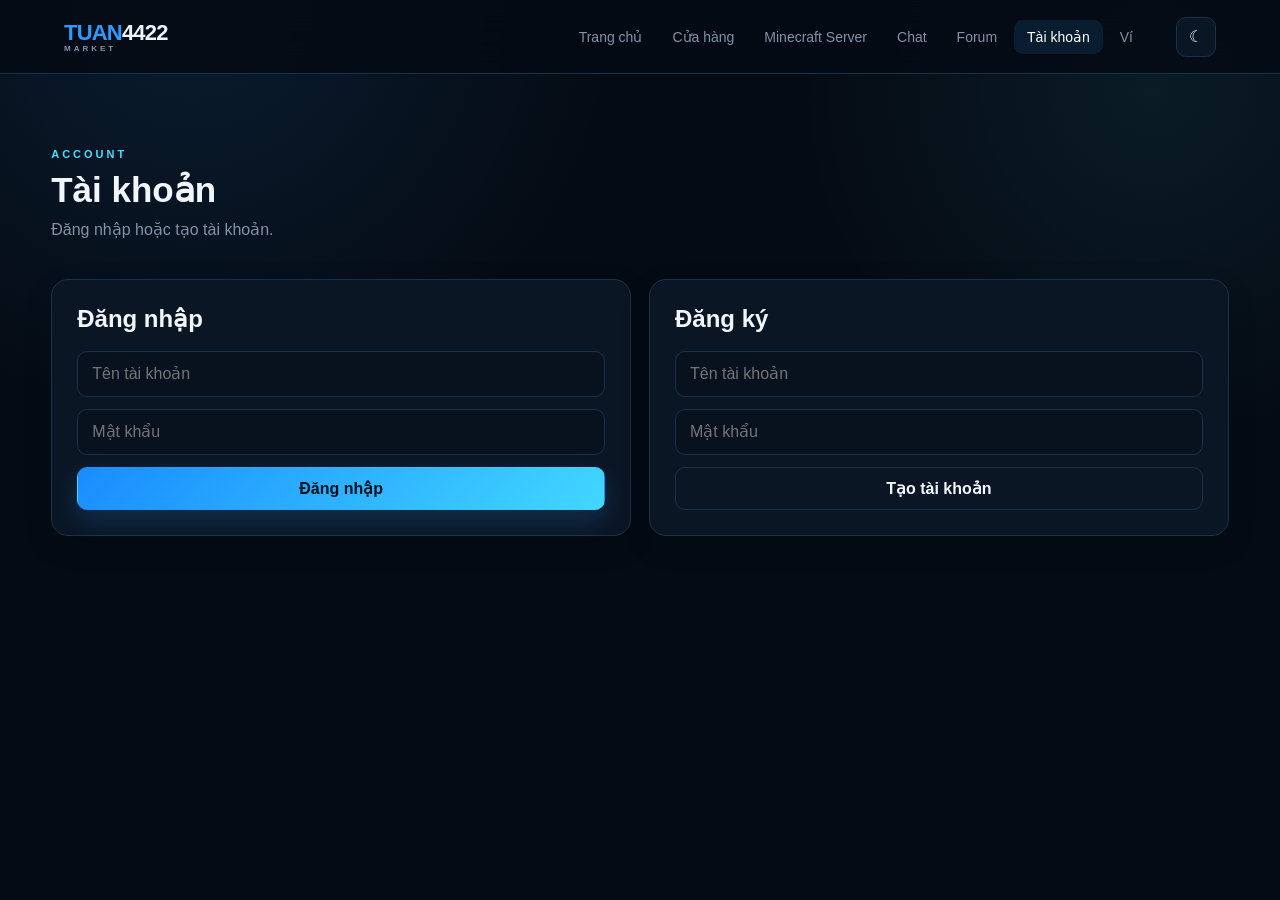
<file: account.html>
<!DOCTYPE html>
<html lang="vi">
<head>
    <meta charset="UTF-8">
    <meta name="viewport" content="width=device-width, initial-scale=1.0">
    <title>Tài khoản - TUAN4422</title>
    <link rel="stylesheet" href="style.css">
</head>
<body>

<header class="header">
    <a href="index.html" class="logo">
        <span>TUAN</span>4422 <small>MARKET</small>
    </a>

    <button class="mobile-menu" id="mobileMenuBtn">☰</button>

    <nav id="mainNav">
        <a href="index.html">Trang chủ</a>
        <a href="shop.html">Cửa hàng</a>
        <a href="server.html">Minecraft Server</a>
        <a href="chat.html">Chat</a>
        <a href="forum.html">Forum</a>
        <a href="account.html" class="active">Tài khoản</a>
        <a href="wallet.html">Ví</a>
        <a href="admin.html" class="admin-only">Admin</a>
    </nav>

    <button class="theme-btn" id="themeBtn">☾</button>
</header>

<main class="page">

    <section class="page-title">
        <span class="section-label">ACCOUNT</span>
        <h1>Tài khoản</h1>
        <p>Đăng nhập hoặc tạo tài khoản.</p>
    </section>

    <div id="authSection" class="auth-grid">

        <div class="panel">

            <h2>Đăng nhập</h2>

            <form id="loginForm">

                <input
                    id="loginUsername"
                    class="input"
                    type="text"
                    placeholder="Tên tài khoản"
                    required
                >

                <input
                    id="loginPassword"
                    class="input"
                    type="password"
                    placeholder="Mật khẩu"
                    required
                >

                <button class="btn btn-primary btn-block">
                    Đăng nhập
                </button>

            </form>

        </div>

        <div class="panel">

            <h2>Đăng ký</h2>

            <form id="registerForm">

                <input
                    id="registerUsername"
                    class="input"
                    type="text"
                    placeholder="Tên tài khoản"
                    required
                >

                <input
                    id="registerPassword"
                    class="input"
                    type="password"
                    placeholder="Mật khẩu"
                    required
                >

                <button class="btn btn-secondary btn-block">
                    Tạo tài khoản
                </button>

            </form>

        </div>

    </div>

    <div id="accountDashboard" class="account-dashboard hidden">

        <div class="profile-card">
            <div class="avatar" id="accountAvatar">U</div>

            <div>
                <span class="section-label">ACCOUNT</span>
                <h2 id="accountName">User</h2>
                <p>Tài khoản TUAN4422 MARKET</p>
            </div>

            <button id="logoutBtn" class="btn btn-danger">
                Đăng xuất
            </button>
        </div>

        <div class="dashboard-grid">

            <div class="panel">
                <span class="section-label">BALANCE</span>
                <h2 id="accountBalance">0$</h2>
                <a href="wallet.html" class="btn btn-primary">
                    Mở ví
                </a>
            </div>

            <div class="panel">
                <span class="section-label">ORDERS</span>
                <h2 id="accountOrders">0</h2>
                <p>Đơn hàng</p>
            </div>

            <div class="panel">
                <span class="section-label">FAVORITES</span>
                <h2 id="accountFavorites">0</h2>
                <p>Sản phẩm yêu thích</p>
            </div>

        </div>

        <div class="panel">
            <h2>Sản phẩm yêu thích</h2>
            <div id="favoriteList" class="product-grid"></div>
        </div>

        <div class="panel">
            <h2>Lịch sử đơn hàng</h2>
            <div id="orderList"></div>
        </div>

    </div>

</main>

<div id="toast" class="toast"></div>

<script src="database.js"></script>
<script src="script.js"></script>

</body>
</html>
</file>
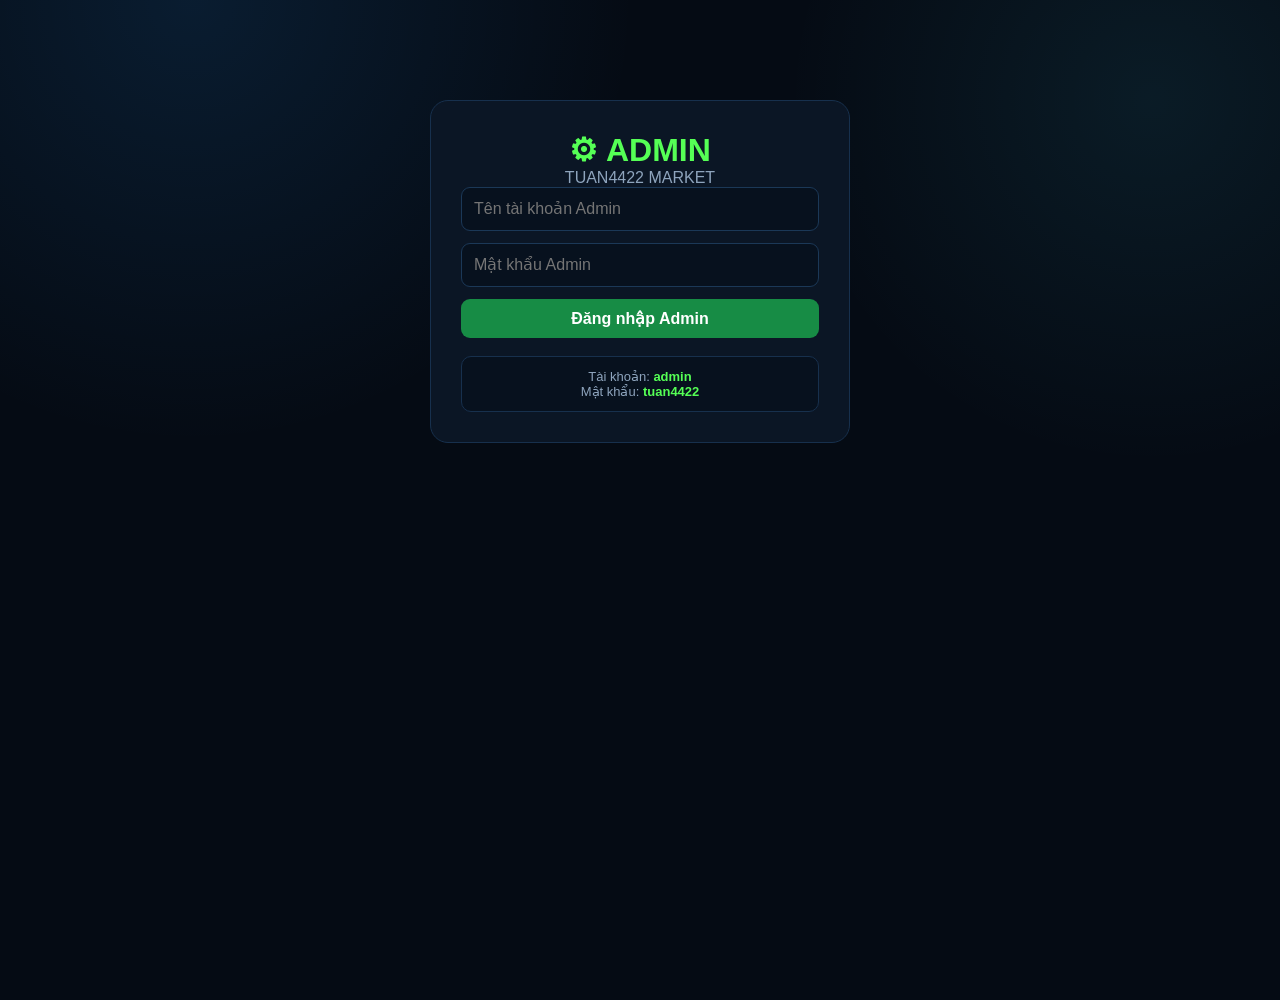
<file: admin.html>
<!DOCTYPE html>
<html lang="vi">
<head>
    <meta charset="UTF-8">
    <meta name="viewport" content="width=device-width, initial-scale=1.0">

    <title>TUAN4422 MARKET - Admin</title>

    <link rel="stylesheet" href="style.css">

    <style>
        .admin-wrap {
            max-width: 1250px;
            margin: 40px auto;
            padding: 0 20px 60px;
        }

        .admin-header {
            display: flex;
            justify-content: space-between;
            align-items: center;
            gap: 20px;
            margin-bottom: 25px;
        }

        .admin-header h1 {
            margin: 0;
        }

        .admin-header p {
            color: #8ea4bd;
            margin-top: 6px;
        }

        .admin-grid {
            display: grid;
            grid-template-columns: 220px 1fr;
            gap: 20px;
        }

        .admin-sidebar {
            background: #0b1625;
            border: 1px solid #17304d;
            border-radius: 16px;
            padding: 12px;
            height: fit-content;
            position: sticky;
            top: 20px;
        }

        .admin-tab {
            width: 100%;
            border: 0;
            background: transparent;
            color: #a9bdd2;
            padding: 13px 14px;
            border-radius: 10px;
            text-align: left;
            cursor: pointer;
            margin-bottom: 5px;
            font-size: 14px;
        }

        .admin-tab:hover,
        .admin-tab.active {
            background: #102b46;
            color: #55ff55;
        }

        .admin-section {
            display: none;
        }

        .admin-section.active {
            display: block;
        }

        .stats-grid {
            display: grid;
            grid-template-columns: repeat(4, 1fr);
            gap: 15px;
            margin-bottom: 20px;
        }

        .stat-card {
            background: #0b1625;
            border: 1px solid #17304d;
            border-radius: 15px;
            padding: 20px;
        }

        .stat-title {
            color: #8ea4bd;
            font-size: 13px;
        }

        .stat-value {
            font-size: 25px;
            font-weight: bold;
            margin-top: 8px;
            color: #fff;
        }

        .admin-card {
            background: #0b1625;
            border: 1px solid #17304d;
            border-radius: 16px;
            padding: 20px;
            margin-bottom: 20px;
        }

        .admin-card h2 {
            margin-top: 0;
        }

        .form-grid {
            display: grid;
            grid-template-columns: repeat(2, 1fr);
            gap: 12px;
        }

        .form-grid .full {
            grid-column: 1 / -1;
        }

        .admin-input,
        .admin-textarea,
        .admin-select {
            width: 100%;
            box-sizing: border-box;
            background: #07111e;
            border: 1px solid #1b3857;
            color: white;
            padding: 12px;
            border-radius: 9px;
            outline: none;
        }

        .admin-textarea {
            min-height: 100px;
            resize: vertical;
        }

        .admin-input:focus,
        .admin-textarea:focus,
        .admin-select:focus {
            border-color: #299cff;
        }

        .admin-btn {
            border: 0;
            padding: 10px 15px;
            border-radius: 9px;
            cursor: pointer;
            background: #299cff;
            color: white;
            font-weight: 600;
        }

        .admin-btn:hover {
            opacity: .85;
        }

        .admin-btn.green {
            background: #178c45;
        }

        .admin-btn.red {
            background: #b82d40;
        }

        .admin-btn.yellow {
            background: #8c7117;
        }

        .admin-btn.gray {
            background: #26384b;
        }

        .admin-actions {
            display: flex;
            flex-wrap: wrap;
            gap: 8px;
        }

        .admin-table-wrap {
            overflow-x: auto;
        }

        .admin-table {
            width: 100%;
            border-collapse: collapse;
            min-width: 700px;
        }

        .admin-table th,
        .admin-table td {
            padding: 12px 10px;
            border-bottom: 1px solid #17304d;
            text-align: left;
            vertical-align: middle;
        }

        .admin-table th {
            color: #55ff55;
            font-size: 13px;
        }

        .admin-table td {
            color: #d9e6f2;
            font-size: 14px;
        }

        .status {
            display: inline-block;
            padding: 5px 9px;
            border-radius: 20px;
            font-size: 12px;
        }

        .status.online {
            background: #103b28;
            color: #55ff55;
        }

        .status.offline {
            background: #40202a;
            color: #ff7c89;
        }

        .login-box {
            max-width: 420px;
            margin: 100px auto;
            background: #0b1625;
            border: 1px solid #17304d;
            border-radius: 18px;
            padding: 30px;
        }

        .login-box h1 {
            text-align: center;
            color: #55ff55;
        }

        .login-box .admin-input {
            margin-bottom: 12px;
        }

        .login-box .admin-btn {
            width: 100%;
        }

        .login-info {
            margin-top: 18px;
            padding: 12px;
            border-radius: 10px;
            background: #07111e;
            border: 1px solid #17304d;
            color: #8ea4bd;
            text-align: center;
            font-size: 13px;
        }

        .login-info strong {
            color: #55ff55;
        }

        .empty {
            padding: 25px;
            text-align: center;
            color: #71869c;
        }

        @media (max-width: 850px) {
            .admin-grid {
                grid-template-columns: 1fr;
            }

            .admin-sidebar {
                position: static;
                display: grid;
                grid-template-columns: repeat(2, 1fr);
                gap: 5px;
            }

            .stats-grid {
                grid-template-columns: repeat(2, 1fr);
            }
        }

        @media (max-width: 550px) {
            .form-grid {
                grid-template-columns: 1fr;
            }

            .form-grid .full {
                grid-column: auto;
            }

            .stats-grid {
                grid-template-columns: 1fr;
            }

            .admin-header {
                flex-direction: column;
                align-items: flex-start;
            }
        }
    </style>
</head>

<body>

<!-- ================= LOGIN ================= -->

<div id="loginScreen" class="login-box">

    <h1>⚙ ADMIN</h1>

    <p style="text-align:center;color:#8ea4bd;">
        TUAN4422 MARKET
    </p>

    <input
        id="adminUsername"
        class="admin-input"
        type="text"
        placeholder="Tên tài khoản Admin"
        autocomplete="username"
    >

    <input
        id="adminPassword"
        class="admin-input"
        type="password"
        placeholder="Mật khẩu Admin"
        autocomplete="current-password"
    >

    <button
        class="admin-btn green"
        onclick="adminLogin()"
    >
        Đăng nhập Admin
    </button>

    <p id="loginError"
       style="color:#ff6675;text-align:center;">
    </p>

    <div class="login-info">
        Tài khoản:
        <strong>admin</strong>
        <br>
        Mật khẩu:
        <strong>tuan4422</strong>
    </div>

</div>


<!-- ================= ADMIN PANEL ================= -->

<div id="adminPanel" style="display:none;">

    <div class="admin-wrap">

        <div class="admin-header">

            <div>
                <h1>⚙ TUAN4422 MARKET ADMIN</h1>

                <p>
                    Bảng điều khiển quản trị website
                </p>
            </div>

            <button
                class="admin-btn red"
                onclick="adminLogout()"
            >
                Đăng xuất
            </button>

        </div>


        <div class="admin-grid">

            <!-- SIDEBAR -->

            <aside class="admin-sidebar">

                <button
                    class="admin-tab active"
                    data-tab="dashboard"
                >
                    📊 Tổng quan
                </button>

                <button
                    class="admin-tab"
                    data-tab="products"
                >
                    🛒 Sản phẩm
                </button>

                <button
                    class="admin-tab"
                    data-tab="orders"
                >
                    📦 Đơn hàng
                </button>

                <button
                    class="admin-tab"
                    data-tab="users"
                >
                    👤 Tài khoản
                </button>

                <button
                    class="admin-tab"
                    data-tab="wallet"
                >
                    💰 Quản lý ví
                </button>

                <button
                    class="admin-tab"
                    data-tab="chat"
                >
                    💬 Chat
                </button>

                <button
                    class="admin-tab"
                    data-tab="forum"
                >
                    📝 Forum
                </button>

                <button
                    class="admin-tab"
                    data-tab="server"
                >
                    ⛏ Minecraft Server
                </button>

            </aside>


            <main class="admin-content">

                <!-- DASHBOARD -->

                <section
                    id="dashboard"
                    class="admin-section active"
                >

                    <div class="stats-grid">

                        <div class="stat-card">
                            <div class="stat-title">
                                Sản phẩm
                            </div>

                            <div
                                id="statProducts"
                                class="stat-value"
                            >
                                0
                            </div>
                        </div>


                        <div class="stat-card">
                            <div class="stat-title">
                                Tài khoản
                            </div>

                            <div
                                id="statUsers"
                                class="stat-value"
                            >
                                0
                            </div>
                        </div>


                        <div class="stat-card">
                            <div class="stat-title">
                                Đơn hàng
                            </div>

                            <div
                                id="statOrders"
                                class="stat-value"
                            >
                                0
                            </div>
                        </div>


                        <div class="stat-card">
                            <div class="stat-title">
                                Tổng số dư
                            </div>

                            <div
                                id="statBalance"
                                class="stat-value"
                            >
                                0$
                            </div>
                        </div>

                    </div>


                    <div class="admin-card">

                        <h2>Trạng thái hệ thống</h2>

                        <p>
                            Website:
                            <span class="status online">
                                Đang hoạt động
                            </span>
                        </p>

                        <p>
                            Admin:
                            <span class="status online">
                                Đã đăng nhập
                            </span>
                        </p>

                        <p>
                            Database:
                            <span class="status offline">
                                LocalStorage Demo
                            </span>
                        </p>

                    </div>

                </section>


                <!-- PRODUCTS -->

                <section
                    id="products"
                    class="admin-section"
                >

                    <div class="admin-card">

                        <h2>
                            ➕ Thêm / sửa sản phẩm
                        </h2>

                        <input
                            type="hidden"
                            id="productId"
                        >

                        <div class="form-grid">

                            <input
                                id="productName"
                                class="admin-input"
                                placeholder="Tên sản phẩm"
                            >

                            <input
                                id="productPrice"
                                class="admin-input"
                                type="number"
                                placeholder="Giá"
                            >

                            <select
                                id="productCategory"
                                class="admin-select"
                            >

                                <option value="Script">
                                    Script
                                </option>

                                <option value="Account">
                                    Account
                                </option>

                                <option value="Minecraft">
                                    Minecraft
                                </option>

                                <option value="Khác">
                                    Khác
                                </option>

                            </select>

                            <input
                                id="productImage"
                                class="admin-input"
                                placeholder="images/products/example.png"
                            >

                            <textarea
                                id="productDescription"
                                class="admin-textarea full"
                                placeholder="Mô tả sản phẩm"
                            ></textarea>

                        </div>

                        <br>

                        <div class="admin-actions">

                            <button
                                class="admin-btn green"
                                onclick="saveProduct()"
                            >
                                Lưu sản phẩm
                            </button>

                            <button
                                class="admin-btn gray"
                                onclick="clearProductForm()"
                            >
                                Làm mới
                            </button>

                        </div>

                    </div>


                    <div class="admin-card">

                        <h2>
                            Danh sách sản phẩm
                        </h2>

                        <div class="admin-table-wrap">

                            <table class="admin-table">

                                <thead>
                                    <tr>
                                        <th>Tên</th>
                                        <th>Loại</th>
                                        <th>Giá</th>
                                        <th>Thao tác</th>
                                    </tr>
                                </thead>

                                <tbody id="productTable"></tbody>

                            </table>

                        </div>

                    </div>

                </section>


                <!-- ORDERS -->

                <section
                    id="orders"
                    class="admin-section"
                >

                    <div class="admin-card">

                        <h2>
                            📦 Quản lý đơn hàng
                        </h2>

                        <div class="admin-table-wrap">

                            <table class="admin-table">

                                <thead>
                                    <tr>
                                        <th>Mã đơn</th>
                                        <th>Tài khoản</th>
                                        <th>Sản phẩm</th>
                                        <th>Số tiền</th>
                                        <th>Thời gian</th>
                                    </tr>
                                </thead>

                                <tbody id="orderTable"></tbody>

                            </table>

                        </div>

                    </div>

                </section>


                <!-- USERS -->

                <section
                    id="users"
                    class="admin-section"
                >

                    <div class="admin-card">

                        <h2>
                            👤 Quản lý tài khoản
                        </h2>

                        <input
                            id="userSearch"
                            class="admin-input"
                            placeholder="Tìm tài khoản..."
                            oninput="renderUsers()"
                        >

                    </div>


                    <div class="admin-card">

                        <div class="admin-table-wrap">

                            <table class="admin-table">

                                <thead>
                                    <tr>
                                        <th>Tài khoản</th>
                                        <th>Quyền</th>
                                        <th>Số dư</th>
                                        <th>Thao tác</th>
                                    </tr>
                                </thead>

                                <tbody id="userTable"></tbody>

                            </table>

                        </div>

                    </div>

                </section>


                <!-- WALLET -->

                <section
                    id="wallet"
                    class="admin-section"
                >

                    <div class="admin-card">

                        <h2>
                            💰 Quản lý ví người dùng
                        </h2>

                        <div class="form-grid">

                            <input
                                id="walletUser"
                                class="admin-input"
                                placeholder="Tên tài khoản"
                            >

                            <input
                                id="walletAmount"
                                class="admin-input"
                                type="number"
                                placeholder="Số tiền"
                            >

                            <input
                                id="walletReason"
                                class="admin-input full"
                                placeholder="Lý do thay đổi số dư"
                            >

                        </div>

                        <br>

                        <div class="admin-actions">

                            <button
                                class="admin-btn green"
                                onclick="changeWallet(1)"
                            >
                                + Cộng tiền
                            </button>

                            <button
                                class="admin-btn red"
                                onclick="changeWallet(-1)"
                            >
                                - Trừ tiền
                            </button>

                        </div>

                    </div>


                    <div class="admin-card">

                        <h2>
                            Danh sách ví
                        </h2>

                        <div class="admin-table-wrap">

                            <table class="admin-table">

                                <thead>
                                    <tr>
                                        <th>Tài khoản</th>
                                        <th>Số dư</th>
                                    </tr>
                                </thead>

                                <tbody id="walletTable"></tbody>

                            </table>

                        </div>

                    </div>

                </section>


                <!-- CHAT -->

                <section
                    id="chat"
                    class="admin-section"
                >

                    <div class="admin-card">

                        <h2>
                            💬 Quản lý Chat
                        </h2>

                        <button
                            class="admin-btn red"
                            onclick="clearChat()"
                        >
                            Xóa toàn bộ tin nhắn
                        </button>

                    </div>

                    <div class="admin-card">

                        <div id="chatAdminList"></div>

                    </div>

                </section>


                <!-- FORUM -->

                <section
                    id="forum"
                    class="admin-section"
                >

                    <div class="admin-card">

                        <h2>
                            📝 Quản lý Forum
                        </h2>

                        <button
                            class="admin-btn red"
                            onclick="clearForum()"
                        >
                            Xóa toàn bộ bài viết
                        </button>

                    </div>

                    <div class="admin-card">

                        <div id="forumAdminList"></div>

                    </div>

                </section>


                <!-- SERVER -->

                <section
                    id="server"
                    class="admin-section"
                >

                    <div class="admin-card">

                        <h2>
                            ⛏ Minecraft Server
                        </h2>

                        <div class="form-grid">

                            <input
                                id="serverName"
                                class="admin-input"
                                placeholder="Tên server"
                            >

                            <input
                                id="serverIp"
                                class="admin-input"
                                placeholder="IP server"
                            >

                            <input
                                id="serverPort"
                                class="admin-input"
                                placeholder="Port"
                            >

                            <select
                                id="serverStatus"
                                class="admin-select"
                            >
                                <option value="online">
                                    Online
                                </option>

                                <option value="offline">
                                    Offline
                                </option>
                            </select>

                            <textarea
                                id="serverDescription"
                                class="admin-textarea full"
                                placeholder="Mô tả server"
                            ></textarea>

                        </div>

                        <br>

                        <button
                            class="admin-btn green"
                            onclick="saveServer()"
                        >
                            Lưu thông tin Server
                        </button>

                    </div>


                    <div class="admin-card">

                        <h2>
                            Xem trước
                        </h2>

                        <div id="serverPreview"></div>

                    </div>

                </section>

            </main>

        </div>

    </div>

</div>


<!-- ================================================= -->
<!-- JAVASCRIPT -->
<!-- ================================================= -->

<script src="database.js"></script>

<script>

/*
=================================================
KHÔNG DÙNG TÊN STORAGE
ĐỂ TRÁNH ĐỤNG VỚI database.js
=================================================
*/

const ADMIN_STORAGE = {

    products: "tuan4422_products",

    users: "tuan4422_users",

    orders: "tuan4422_orders",

    balance: "tuan4422_balance",

    chat: "tuan4422_chat",

    forum: "tuan4422_forum",

    admin: "tuan4422_admin",

    server: "tuan4422_server",

    walletHistory:
        "tuan4422_wallet_history"

};


/* ================================================= */
/* ADMIN LOGIN */
/* ================================================= */

const ADMIN_USERNAME = "admin";
const ADMIN_PASSWORD = "tuan4422";


function adminLogin() {

    const username =
        document
            .getElementById("adminUsername")
            .value
            .trim();

    const password =
        document
            .getElementById("adminPassword")
            .value;

    const error =
        document.getElementById(
            "loginError"
        );


    if (
        username === ADMIN_USERNAME &&
        password === ADMIN_PASSWORD
    ) {

        localStorage.setItem(
            ADMIN_STORAGE.admin,
            "true"
        );

        error.textContent = "";

        showAdmin();

    } else {

        error.textContent =
            "Sai tài khoản hoặc mật khẩu.";

    }

}


/* Enter để đăng nhập */

document
    .getElementById("adminPassword")
    .addEventListener(
        "keydown",
        function(event) {

            if (event.key === "Enter") {

                adminLogin();

            }

        }
    );


function adminLogout() {

    localStorage.removeItem(
        ADMIN_STORAGE.admin
    );

    location.reload();

}


function showAdmin() {

    document
        .getElementById("loginScreen")
        .style.display = "none";

    document
        .getElementById("adminPanel")
        .style.display = "block";

    renderAll();

}


/* ================================================= */
/* JSON */
/* ================================================= */

function getAdminJSON(
    key,
    fallback
) {

    try {

        const value =
            localStorage.getItem(key);

        if (!value) {

            return fallback;

        }

        return JSON.parse(value);

    } catch {

        return fallback;

    }

}


function setAdminJSON(
    key,
    value
) {

    localStorage.setItem(
        key,
        JSON.stringify(value)
    );

}


/* ================================================= */
/* MONEY */
/* ================================================= */

function adminMoney(value) {

    return Number(value || 0)
        .toLocaleString("vi-VN") +
        "$";

}


/* ================================================= */
/* TABS */
/* ================================================= */

document
    .querySelectorAll(".admin-tab")
    .forEach(button => {

        button.addEventListener(
            "click",
            function() {

                document
                    .querySelectorAll(
                        ".admin-tab"
                    )
                    .forEach(x =>
                        x.classList.remove(
                            "active"
                        )
                    );


                document
                    .querySelectorAll(
                        ".admin-section"
                    )
                    .forEach(x =>
                        x.classList.remove(
                            "active"
                        )
                    );


                this.classList.add(
                    "active"
                );


                const section =
                    document.getElementById(
                        this.dataset.tab
                    );


                if (section) {

                    section.classList.add(
                        "active"
                    );

                }


                renderAll();

            }
        );

    });


/* ================================================= */
/* PRODUCTS */
/* ================================================= */

function getAdminProducts() {

    return getAdminJSON(
        ADMIN_STORAGE.products,
        []
    );

}


function saveProduct() {

    const id =
        document
            .getElementById(
                "productId"
            )
            .value
            .trim();


    const name =
        document
            .getElementById(
                "productName"
            )
            .value
            .trim();


    const price =
        Number(
            document
                .getElementById(
                    "productPrice"
                )
                .value
        );


    const category =
        document
            .getElementById(
                "productCategory"
            )
            .value;


    const image =
        document
            .getElementById(
                "productImage"
            )
            .value
            .trim();


    const description =
        document
            .getElementById(
                "productDescription"
            )
            .value
            .trim();


    if (!name || !price) {

        alert(
            "Hãy nhập tên và giá sản phẩm."
        );

        return;

    }


    const products =
        getAdminProducts();


    if (id) {

        const product =
            products.find(
                item =>
                    item.id === id
            );


        if (product) {

            product.name = name;

            product.price = price;

            product.category =
                category;

            product.image =
                image;

            product.description =
                description;

        }

    } else {

        products.push({

            id:
                "product-" +
                Date.now(),

            name,

            price,

            category,

            image,

            description,

            featured: false

        });

    }


    setAdminJSON(
        ADMIN_STORAGE.products,
        products
    );


    clearProductForm();

    renderProducts();

    renderDashboard();


    alert(
        "Đã lưu sản phẩm."
    );

}


function editProduct(id) {

    const product =
        getAdminProducts()
            .find(
                item =>
                    item.id === id
            );


    if (!product) return;


    document
        .getElementById(
            "productId"
        )
        .value =
        product.id;


    document
        .getElementById(
            "productName"
        )
        .value =
        product.name || "";


    document
        .getElementById(
            "productPrice"
        )
        .value =
        product.price || "";


    document
        .getElementById(
            "productCategory"
        )
        .value =
        product.category ||
        "Khác";


    document
        .getElementById(
            "productImage"
        )
        .value =
        product.image || "";


    document
        .getElementById(
            "productDescription"
        )
        .value =
        product.description || "";


    document
        .querySelector(
            '[data-tab="products"]'
        )
        .click();

}


function deleteProduct(id) {

    if (
        !confirm(
            "Xóa sản phẩm này?"
        )
    ) return;


    const products =
        getAdminProducts()
            .filter(
                item =>
                    item.id !== id
            );


    setAdminJSON(
        ADMIN_STORAGE.products,
        products
    );


    renderProducts();

    renderDashboard();

}


function clearProductForm() {

    document
        .getElementById(
            "productId"
        )
        .value = "";

    document
        .getElementById(
            "productName"
        )
        .value = "";

    document
        .getElementById(
            "productPrice"
        )
        .value = "";

    document
        .getElementById(
            "productImage"
        )
        .value = "";

    document
        .getElementById(
            "productDescription"
        )
        .value = "";

}


function renderProducts() {

    const table =
        document.getElementById(
            "productTable"
        );


    if (!table) return;


    const products =
        getAdminProducts();


    if (!products.length) {

        table.innerHTML = `
            <tr>
                <td
                    colspan="4"
                    class="empty"
                >
                    Chưa có sản phẩm.
                </td>
            </tr>
        `;

        return;

    }


    table.innerHTML =
        products
            .map(
                product => `

                <tr>

                    <td>
                        ${escapeHTML(
                            product.name
                        )}
                    </td>

                    <td>
                        ${escapeHTML(
                            product.category ||
                            "Khác"
                        )}
                    </td>

                    <td>
                        ${adminMoney(
                            product.price
                        )}
                    </td>

                    <td>

                        <div
                            class="admin-actions"
                        >

                            <button
                                class="admin-btn yellow"
                                onclick="editProduct('${escapeAttribute(product.id)}')"
                            >
                                Sửa
                            </button>

                            <button
                                class="admin-btn red"
                                onclick="deleteProduct('${escapeAttribute(product.id)}')"
                            >
                                Xóa
                            </button>

                        </div>

                    </td>

                </tr>

            `
            )
            .join("");

}


/* ================================================= */
/* ORDERS */
/* ================================================= */

function renderOrders() {

    const table =
        document.getElementById(
            "orderTable"
        );


    if (!table) return;


    const orders =
        getAdminJSON(
            ADMIN_STORAGE.orders,
            []
        );


    if (!orders.length) {

        table.innerHTML = `
            <tr>
                <td
                    colspan="5"
                    class="empty"
                >
                    Chưa có đơn hàng.
                </td>
            </tr>
        `;

        return;

    }


    table.innerHTML =
        orders
            .map(
                order => {

                    const items =
                        Array.isArray(
                            order.items
                        )
                        ?
                        order.items
                            .map(
                                item =>
                                    item.name ||
                                    item.productName ||
                                    "Sản phẩm"
                            )
                            .join(", ")
                        :
                        "Sản phẩm";


                    return `

                        <tr>

                            <td>
                                ${escapeHTML(
                                    String(
                                        order.id ||
                                        "—"
                                    )
                                )}
                            </td>

                            <td>
                                ${escapeHTML(
                                    order.username ||
                                    order.user ||
                                    "Không rõ"
                                )}
                            </td>

                            <td>
                                ${escapeHTML(
                                    items
                                )}
                            </td>

                            <td>
                                ${adminMoney(
                                    order.total ||
                                    order.amount ||
                                    0
                                )}
                            </td>

                            <td>
                                ${escapeHTML(
                                    order.date ||
                                    order.createdAt ||
                                    "—"
                                )}
                            </td>

                        </tr>

                    `;

                }
            )
            .join("");

}


/* ================================================= */
/* USERS */
/* ================================================= */

function getAdminUsers() {

    return getAdminJSON(
        ADMIN_STORAGE.users,
        []
    );

}


function getUserBalance(
    username
) {

    const balances =
        getAdminJSON(
            ADMIN_STORAGE.balance,
            {}
        );


    if (
        balances &&
        typeof balances ===
            "object" &&
        !Array.isArray(
            balances
        )
    ) {

        return Number(
            balances[username] || 0
        );

    }


    return 0;

}


function renderUsers() {

    const table =
        document.getElementById(
            "userTable"
        );


    if (!table) return;


    const search =
        (
            document
                .getElementById(
                    "userSearch"
                )
                ?.value || ""
        )
        .toLowerCase();


    const users =
        getAdminUsers()
            .filter(
                user => {

                    const username =
                        String(
                            user.username ||
                            user.name ||
                            ""
                        )
                        .toLowerCase();


                    return username
                        .includes(
                            search
                        );

                }
            );


    if (!users.length) {

        table.innerHTML = `
            <tr>
                <td
                    colspan="4"
                    class="empty"
                >
                    Không có tài khoản.
                </td>
            </tr>
        `;

        return;

    }


    table.innerHTML =
        users
            .map(
                user => {

                    const username =
                        user.username ||
                        user.name ||
                        "Không rõ";


                    const isAdmin =
                        user.admin === true ||
                        user.role ===
                            "admin";


                    return `

                        <tr>

                            <td>
                                ${escapeHTML(
                                    username
                                )}
                            </td>

                            <td>

                                ${
                                    isAdmin

                                    ?

                                    '<span class="status online">Admin</span>'

                                    :

                                    '<span class="status offline">User</span>'
                                }

                            </td>

                            <td>
                                ${adminMoney(
                                    getUserBalance(
                                        username
                                    )
                                )}
                            </td>

                            <td>

                                <button
                                    class="admin-btn red"
                                    onclick="deleteUser('${escapeAttribute(username)}')"
                                >
                                    Xóa
                                </button>

                            </td>

                        </tr>

                    `;

                }
            )
            .join("");

}


function deleteUser(
    username
) {

    if (
        username ===
        ADMIN_USERNAME
    ) {

        alert(
            "Không thể xóa Admin chính."
        );

        return;

    }


    if (
        !confirm(
            "Xóa tài khoản " +
            username +
            "?"
        )
    ) return;


    const users =
        getAdminUsers()
            .filter(
                user =>
                    (
                        user.username ||
                        user.name
                    ) !== username
            );


    setAdminJSON(
        ADMIN_STORAGE.users,
        users
    );


    renderUsers();

    renderDashboard();

}


/* ================================================= */
/* WALLET */
/* ================================================= */

function renderWallet() {

    const table =
        document.getElementById(
            "walletTable"
        );


    if (!table) return;


    const balances =
        getAdminJSON(
            ADMIN_STORAGE.balance,
            {}
        );


    const users =
        getAdminUsers();


    const names =
        new Set();


    users.forEach(
        user => {

            const username =
                user.username ||
                user.name;


            if (username) {

                names.add(
                    username
                );

            }

        }
    );


    if (
        balances &&
        typeof balances ===
            "object" &&
        !Array.isArray(
            balances
        )
    ) {

        Object.keys(
            balances
        ).forEach(
            name =>
                names.add(name)
        );

    }


    if (!names.size) {

        table.innerHTML = `
            <tr>
                <td
                    colspan="2"
                    class="empty"
                >
                    Chưa có dữ liệu ví.
                </td>
            </tr>
        `;

        return;

    }


    table.innerHTML =
        [...names]
            .map(
                username => `

                    <tr>

                        <td>
                            ${escapeHTML(
                                username
                            )}
                        </td>

                        <td>
                            ${adminMoney(
                                getUserBalance(
                                    username
                                )
                            )}
                        </td>

                    </tr>

                `
            )
            .join("");

}


function changeWallet(
    multiplier
) {

    const username =
        document
            .getElementById(
                "walletUser"
            )
            .value
            .trim();


    const amount =
        Number(
            document
                .getElementById(
                    "walletAmount"
                )
                .value
        );


    const reason =
        document
            .getElementById(
                "walletReason"
            )
            .value
            .trim();


    if (
        !username ||
        !amount ||
        amount <= 0
    ) {

        alert(
            "Nhập tài khoản và số tiền hợp lệ."
        );

        return;

    }


    const balances =
        getAdminJSON(
            ADMIN_STORAGE.balance,
            {}
        );


    const oldBalance =
        Number(
            balances[username] || 0
        );


    const newBalance =
        oldBalance +
        amount * multiplier;


    if (
        newBalance < 0
    ) {

        alert(
            "Không thể trừ vượt quá số dư."
        );

        return;

    }


    balances[username] =
        newBalance;


    setAdminJSON(
        ADMIN_STORAGE.balance,
        balances
    );


    const history =
        getAdminJSON(
            ADMIN_STORAGE.walletHistory,
            []
        );


    history.push({

        username,

        amount:
            amount * multiplier,

        oldBalance,

        newBalance,

        reason:
            reason ||
            "Admin thay đổi số dư",

        time:
            new Date()
                .toLocaleString(
                    "vi-VN"
                )

    });


    setAdminJSON(
        ADMIN_STORAGE.walletHistory,
        history
    );


    renderWallet();

    renderDashboard();


    alert(
        multiplier > 0
            ? "Đã cộng tiền."
            : "Đã trừ tiền."
    );

}


/* ================================================= */
/* CHAT */
/* ================================================= */

function renderChat() {

    const box =
        document.getElementById(
            "chatAdminList"
        );


    if (!box) return;


    const messages =
        getAdminJSON(
            ADMIN_STORAGE.chat,
            []
        );


    if (!messages.length) {

        box.innerHTML = `
            <div class="empty">
                Chưa có tin nhắn.
            </div>
        `;

        return;

    }


    box.innerHTML =
        messages
            .map(
                (
                    message,
                    index
                ) => `

                    <div
                        style="
                            padding:14px 0;
                            border-bottom:
                            1px solid #17304d;
                        "
                    >

                        <strong>
                            ${escapeHTML(
                                message.username ||
                                message.user ||
                                "Người dùng"
                            )}
                        </strong>

                        <div
                            style="
                                color:#9db0c4;
                                margin:6px 0;
                            "
                        >
                            ${escapeHTML(
                                message.text ||
                                message.message ||
                                ""
                            )}
                        </div>

                        <button
                            class="admin-btn red"
                            onclick="deleteChatMessage(${index})"
                        >
                            Xóa
                        </button>

                    </div>

                `
            )
            .join("");

}


function deleteChatMessage(
    index
) {

    const messages =
        getAdminJSON(
            ADMIN_STORAGE.chat,
            []
        );


    messages.splice(
        index,
        1
    );


    setAdminJSON(
        ADMIN_STORAGE.chat,
        messages
    );


    renderChat();

}


function clearChat() {

    if (
        !confirm(
            "Xóa toàn bộ tin nhắn?"
        )
    ) return;


    localStorage.removeItem(
        ADMIN_STORAGE.chat
    );


    renderChat();

}


/* ================================================= */
/* FORUM */
/* ================================================= */

function renderForum() {

    const box =
        document.getElementById(
            "forumAdminList"
        );


    if (!box) return;


    const posts =
        getAdminJSON(
            ADMIN_STORAGE.forum,
            []
        );


    if (!posts.length) {

        box.innerHTML = `
            <div class="empty">
                Chưa có bài viết.
            </div>
        `;

        return;

    }


    box.innerHTML =
        posts
            .map(
                (
                    post,
                    index
                ) => `

                    <div
                        style="
                            padding:15px 0;
                            border-bottom:
                            1px solid #17304d;
                        "
                    >

                        <h3>
                            ${escapeHTML(
                                post.title ||
                                "Không có tiêu đề"
                            )}
                        </h3>

                        <p
                            style="
                                color:#9db0c4;
                            "
                        >
                            ${escapeHTML(
                                post.content ||
                                ""
                            )}
                        </p>

                        <small>
                            Người đăng:
                            ${escapeHTML(
                                post.username ||
                                post.user ||
                                "Không rõ"
                            )}
                        </small>

                        <br><br>

                        <button
                            class="admin-btn red"
                            onclick="deleteForumPost(${index})"
                        >
                            Xóa bài
                        </button>

                    </div>

                `
            )
            .join("");

}


function deleteForumPost(
    index
) {

    const posts =
        getAdminJSON(
            ADMIN_STORAGE.forum,
            []
        );


    posts.splice(
        index,
        1
    );


    setAdminJSON(
        ADMIN_STORAGE.forum,
        posts
    );


    renderForum();

}


function clearForum() {

    if (
        !confirm(
            "Xóa toàn bộ bài viết?"
        )
    ) return;


    localStorage.removeItem(
        ADMIN_STORAGE.forum
    );


    renderForum();

}


/* ================================================= */
/* SERVER */
/* ================================================= */

function getServer() {

    return getAdminJSON(

        ADMIN_STORAGE.server,

        {

            name:
                "TUAN4422 Minecraft Server",

            ip:
                "play.example.com",

            port:
                "25565",

            status:
                "online",

            description:
                "Server Minecraft của TUAN4422."

        }

    );

}


function loadServer() {

    const server =
        getServer();


    document
        .getElementById(
            "serverName"
        )
        .value =
        server.name || "";


    document
        .getElementById(
            "serverIp"
        )
        .value =
        server.ip || "";


    document
        .getElementById(
            "serverPort"
        )
        .value =
        server.port || "";


    document
        .getElementById(
            "serverStatus"
        )
        .value =
        server.status ||
        "online";


    document
        .getElementById(
            "serverDescription"
        )
        .value =
        server.description ||
        "";


    renderServerPreview();

}


function saveServer() {

    const server = {

        name:
            document
                .getElementById(
                    "serverName"
                )
                .value
                .trim(),

        ip:
            document
                .getElementById(
                    "serverIp"
                )
                .value
                .trim(),

        port:
            document
                .getElementById(
                    "serverPort"
                )
                .value
                .trim(),

        status:
            document
                .getElementById(
                    "serverStatus"
                )
                .value,

        description:
            document
                .getElementById(
                    "serverDescription"
                )
                .value
                .trim()

    };


    setAdminJSON(
        ADMIN_STORAGE.server,
        server
    );


    renderServerPreview();


    alert(
        "Đã lưu thông tin Server."
    );

}


function renderServerPreview() {

    const server =
        getServer();


    const box =
        document.getElementById(
            "serverPreview"
        );


    if (!box) return;


    box.innerHTML = `

        <h2>
            ${escapeHTML(
                server.name
            )}
        </h2>

        <p>
            IP:
            <strong>
                ${escapeHTML(
                    server.ip
                )}
            </strong>
        </p>

        <p>
            Port:
            <strong>
                ${escapeHTML(
                    server.port
                )}
            </strong>
        </p>

        <p>
            Trạng thái:

            ${
                server.status ===
                "online"

                ?

                '<span class="status online">ONLINE</span>'

                :

                '<span class="status offline">OFFLINE</span>'
            }

        </p>

        <p
            style="
                color:#9db0c4;
            "
        >
            ${escapeHTML(
                server.description
            )}
        </p>

    `;

}


/* ================================================= */
/* DASHBOARD */
/* ================================================= */

function renderDashboard() {

    const products =
        getAdminProducts();

    const users =
        getAdminUsers();

    const orders =
        getAdminJSON(
            ADMIN_STORAGE.orders,
            []
        );

    const balances =
        getAdminJSON(
            ADMIN_STORAGE.balance,
            {}
        );


    let totalBalance = 0;


    if (
        balances &&
        typeof balances ===
            "object" &&
        !Array.isArray(
            balances
        )
    ) {

        Object.values(
            balances
        )
        .forEach(
            value => {

                totalBalance +=
                    Number(
                        value || 0
                    );

            }
        );

    }


    document
        .getElementById(
            "statProducts"
        )
        .textContent =
        products.length;


    document
        .getElementById(
            "statUsers"
        )
        .textContent =
        users.length;


    document
        .getElementById(
            "statOrders"
        )
        .textContent =
        orders.length;


    document
        .getElementById(
            "statBalance"
        )
        .textContent =
        adminMoney(
            totalBalance
        );

}


/* ================================================= */
/* ESCAPE */
/* ================================================= */

function escapeHTML(
    value
) {

    return String(
        value ?? ""
    )
    .replaceAll(
        "&",
        "&amp;"
    )
    .replaceAll(
        "<",
        "&lt;"
    )
    .replaceAll(
        ">",
        "&gt;"
    )
    .replaceAll(
        '"',
        "&quot;"
    )
    .replaceAll(
        "'",
        "&#039;"
    );

}


function escapeAttribute(
    value
) {

    return String(
        value ?? ""
    )
    .replaceAll(
        "\\",
        "\\\\"
    )
    .replaceAll(
        "'",
        "\\'"
    );

}


/* ================================================= */
/* RENDER */
/* ================================================= */

function renderAll() {

    renderDashboard();

    renderProducts();

    renderOrders();

    renderUsers();

    renderWallet();

    renderChat();

    renderForum();

    loadServer();

}


/* ================================================= */
/* START */
/* ================================================= */

if (
    localStorage.getItem(
        ADMIN_STORAGE.admin
    ) === "true"
) {

    showAdmin();

}

</script>

</body>
</html>
</file>
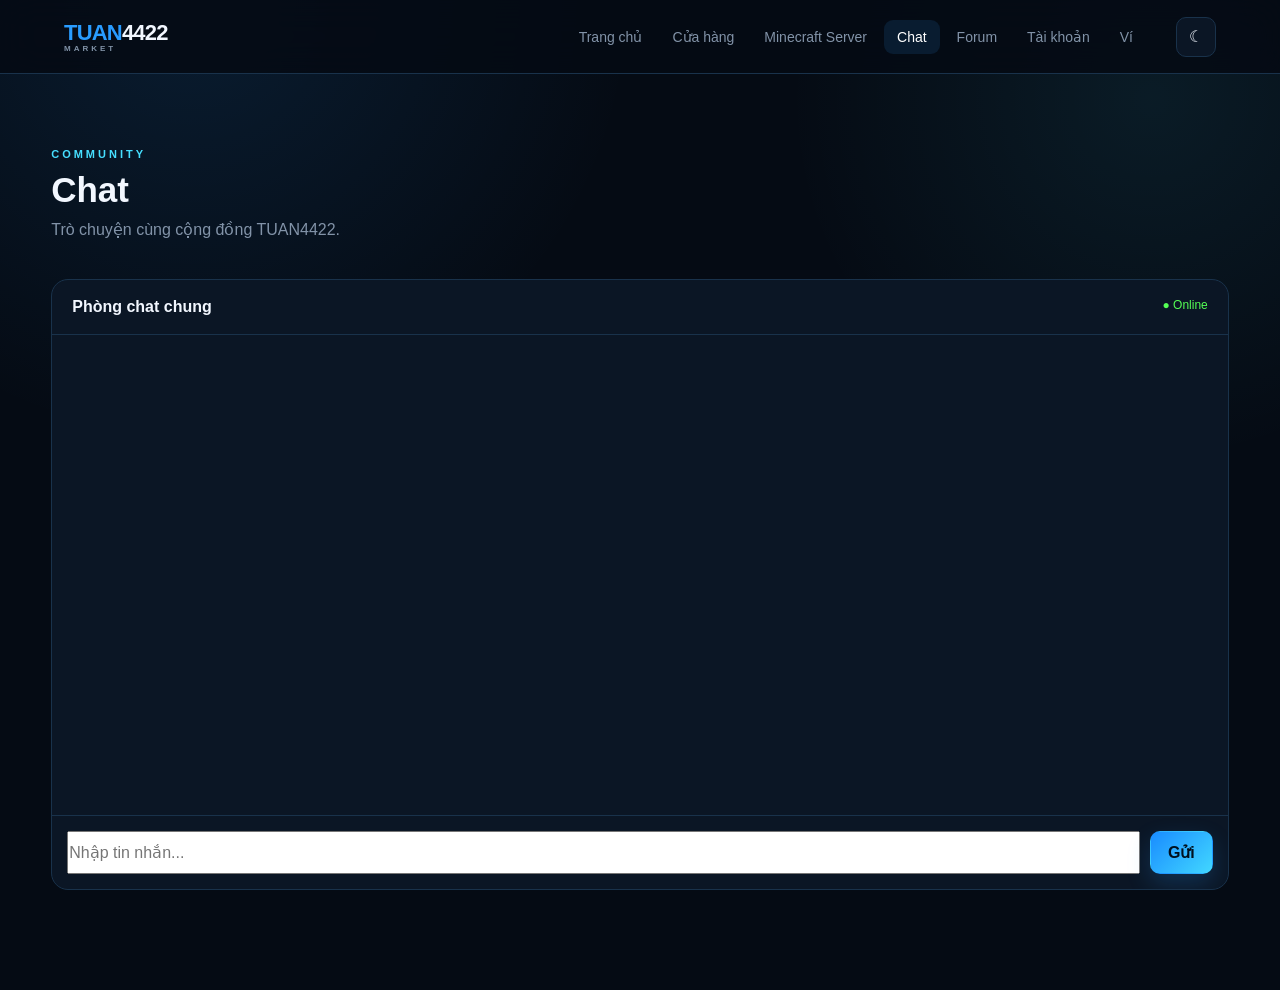
<file: chat.html>
<!DOCTYPE html>
<html lang="vi">
<head>
    <meta charset="UTF-8">
    <meta name="viewport" content="width=device-width, initial-scale=1.0">
    <title>Chat - TUAN4422</title>
    <link rel="stylesheet" href="style.css">
</head>
<body>

<header class="header">
    <a href="index.html" class="logo">
        <span>TUAN</span>4422 <small>MARKET</small>
    </a>

    <button class="mobile-menu" id="mobileMenuBtn">☰</button>

    <nav id="mainNav">
        <a href="index.html">Trang chủ</a>
        <a href="shop.html">Cửa hàng</a>
        <a href="server.html">Minecraft Server</a>
        <a href="chat.html" class="active">Chat</a>
        <a href="forum.html">Forum</a>
        <a href="account.html">Tài khoản</a>
        <a href="wallet.html">Ví</a>
        <a href="admin.html" class="admin-only">Admin</a>
    </nav>

    <button class="theme-btn" id="themeBtn">☾</button>
</header>

<main class="page">

    <section class="page-title">
        <span class="section-label">COMMUNITY</span>
        <h1>Chat</h1>
        <p>Trò chuyện cùng cộng đồng TUAN4422.</p>
    </section>

    <div class="chat-panel">

        <div class="chat-header">
            <strong>Phòng chat chung</strong>
            <span>● Online</span>
        </div>

        <div id="chatMessages" class="chat-messages"></div>

        <form id="chatForm" class="chat-input">
            <input
                id="chatInput"
                type="text"
                placeholder="Nhập tin nhắn..."
                autocomplete="off"
            >
            <button class="btn btn-primary" type="submit">Gửi</button>
        </form>

    </div>

</main>

<div id="toast" class="toast"></div>

<script src="database.js"></script>
<script src="script.js"></script>

</body>
</html>
</file>
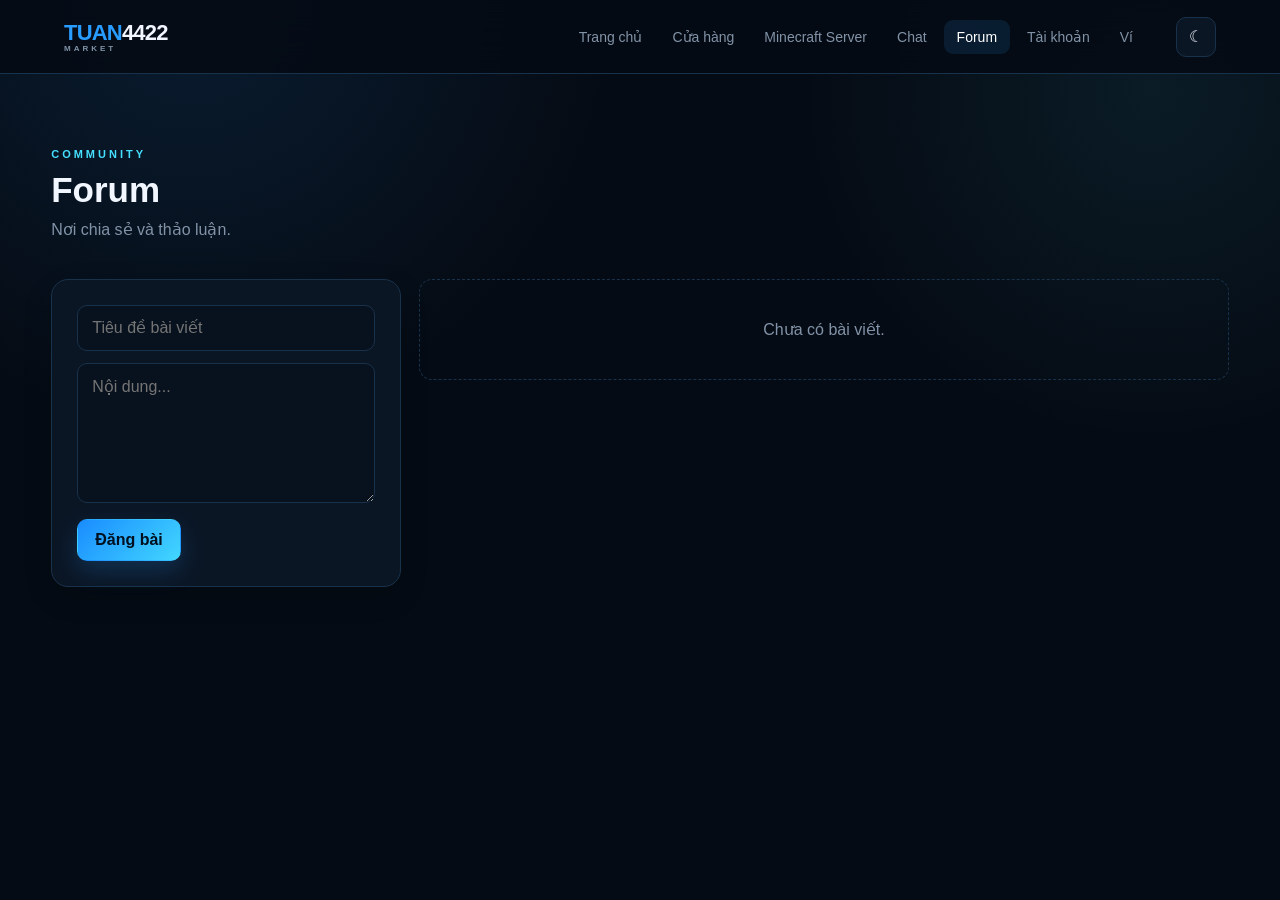
<file: forum.html>
<!DOCTYPE html>
<html lang="vi">
<head>
    <meta charset="UTF-8">
    <meta name="viewport" content="width=device-width, initial-scale=1.0">
    <title>Forum - TUAN4422</title>
    <link rel="stylesheet" href="style.css">
</head>
<body>

<header class="header">
    <a href="index.html" class="logo">
        <span>TUAN</span>4422 <small>MARKET</small>
    </a>

    <button class="mobile-menu" id="mobileMenuBtn">☰</button>

    <nav id="mainNav">
        <a href="index.html">Trang chủ</a>
        <a href="shop.html">Cửa hàng</a>
        <a href="server.html">Minecraft Server</a>
        <a href="chat.html">Chat</a>
        <a href="forum.html" class="active">Forum</a>
        <a href="account.html">Tài khoản</a>
        <a href="wallet.html">Ví</a>
        <a href="admin.html" class="admin-only">Admin</a>
    </nav>

    <button class="theme-btn" id="themeBtn">☾</button>
</header>

<main class="page">

    <section class="page-title">
        <span class="section-label">COMMUNITY</span>
        <h1>Forum</h1>
        <p>Nơi chia sẻ và thảo luận.</p>
    </section>

    <div class="forum-layout">

        <div class="panel">

            <form id="forumForm">

                <input
                    id="forumTitle"
                    class="input"
                    type="text"
                    placeholder="Tiêu đề bài viết"
                    required
                >

                <textarea
                    id="forumContent"
                    class="input textarea"
                    placeholder="Nội dung..."
                    required
                ></textarea>

                <button class="btn btn-primary" type="submit">
                    Đăng bài
                </button>

            </form>

        </div>

        <div id="forumList" class="forum-list"></div>

    </div>

</main>

<div id="toast" class="toast"></div>

<script src="database.js"></script>
<script src="script.js"></script>

</body>
</html>
</file>
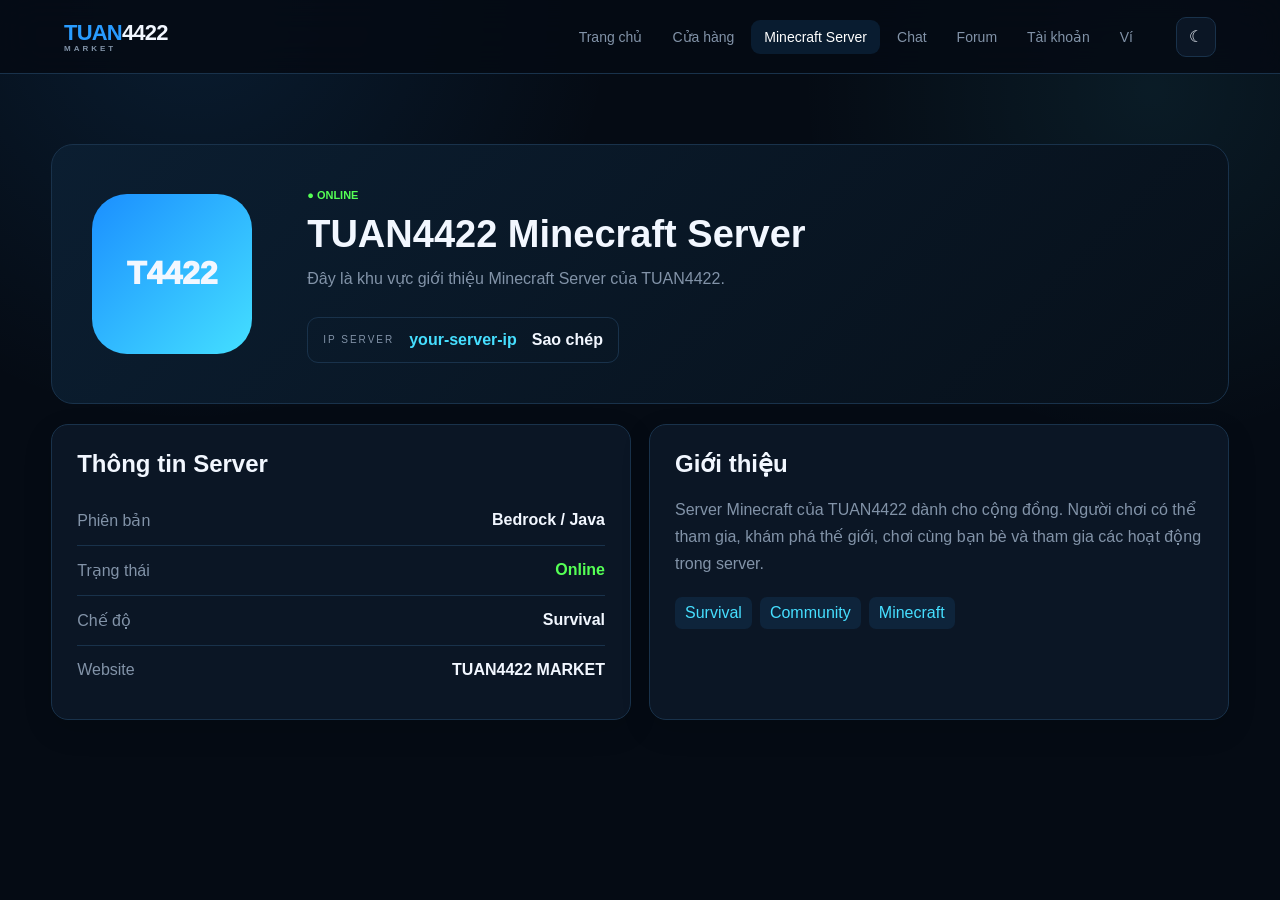
<file: server.html>
<!DOCTYPE html>
<html lang="vi">
<head>
    <meta charset="UTF-8">
    <meta name="viewport" content="width=device-width, initial-scale=1.0">
    <title>Minecraft Server - TUAN4422</title>
    <link rel="stylesheet" href="style.css">
</head>
<body>

<header class="header">
    <a href="index.html" class="logo">
        <span>TUAN</span>4422 <small>MARKET</small>
    </a>

    <button class="mobile-menu" id="mobileMenuBtn">☰</button>

    <nav id="mainNav">
        <a href="index.html">Trang chủ</a>
        <a href="shop.html">Cửa hàng</a>
        <a href="server.html" class="active">Minecraft Server</a>
        <a href="chat.html">Chat</a>
        <a href="forum.html">Forum</a>
        <a href="account.html">Tài khoản</a>
        <a href="wallet.html">Ví</a>
        <a href="admin.html" class="admin-only">Admin</a>
    </nav>

    <button class="theme-btn" id="themeBtn">☾</button>
</header>

<main class="page">

    <section class="server-hero">
        <div class="server-logo">T4422</div>

        <div>
            <span class="status online">● ONLINE</span>
            <h1>TUAN4422 Minecraft Server</h1>
            <p>
                Đây là khu vực giới thiệu Minecraft Server của TUAN4422.
            </p>

            <div class="server-ip">
                <span>IP SERVER</span>
                <strong>your-server-ip</strong>
                <button id="copyIp">Sao chép</button>
            </div>
        </div>
    </section>

    <div class="server-grid">

        <div class="panel">
            <h2>Thông tin Server</h2>

            <div class="detail-row">
                <span>Phiên bản</span>
                <strong>Bedrock / Java</strong>
            </div>

            <div class="detail-row">
                <span>Trạng thái</span>
                <strong class="green-text">Online</strong>
            </div>

            <div class="detail-row">
                <span>Chế độ</span>
                <strong>Survival</strong>
            </div>

            <div class="detail-row">
                <span>Website</span>
                <strong>TUAN4422 MARKET</strong>
            </div>
        </div>

        <div class="panel">
            <h2>Giới thiệu</h2>

            <p class="description">
                Server Minecraft của TUAN4422 dành cho cộng đồng.
                Người chơi có thể tham gia, khám phá thế giới,
                chơi cùng bạn bè và tham gia các hoạt động trong server.
            </p>

            <div class="server-tags">
                <span>Survival</span>
                <span>Community</span>
                <span>Minecraft</span>
            </div>
        </div>

    </div>

</main>

<div id="toast" class="toast"></div>

<script src="database.js"></script>
<script src="script.js"></script>

</body>
</html>
</file>
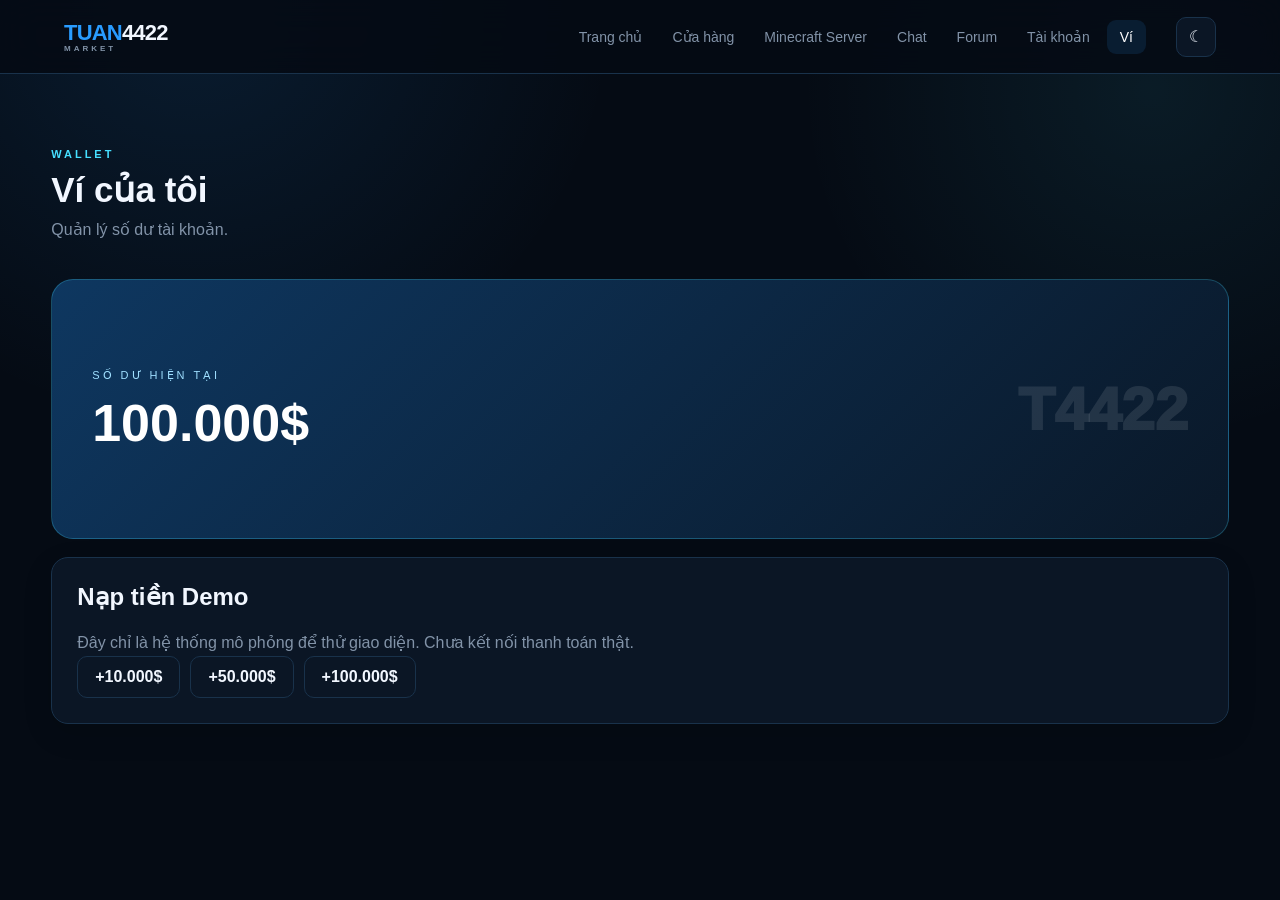
<file: wallet.html>
<!DOCTYPE html>
<html lang="vi">
<head>
    <meta charset="UTF-8">
    <meta name="viewport" content="width=device-width, initial-scale=1.0">
    <title>Ví - TUAN4422</title>
    <link rel="stylesheet" href="style.css">
</head>
<body>

<header class="header">
    <a href="index.html" class="logo">
        <span>TUAN</span>4422 <small>MARKET</small>
    </a>

    <button class="mobile-menu" id="mobileMenuBtn">☰</button>

    <nav id="mainNav">
        <a href="index.html">Trang chủ</a>
        <a href="shop.html">Cửa hàng</a>
        <a href="server.html">Minecraft Server</a>
        <a href="chat.html">Chat</a>
        <a href="forum.html">Forum</a>
        <a href="account.html">Tài khoản</a>
        <a href="wallet.html" class="active">Ví</a>
        <a href="admin.html" class="admin-only">Admin</a>
    </nav>

    <button class="theme-btn" id="themeBtn">☾</button>
</header>

<main class="page">

    <section class="page-title">
        <span class="section-label">WALLET</span>
        <h1>Ví của tôi</h1>
        <p>Quản lý số dư tài khoản.</p>
    </section>

    <div class="wallet-card">

        <div>
            <span>SỐ DƯ HIỆN TẠI</span>
            <h1 id="walletBalance">0$</h1>
        </div>

        <div class="wallet-logo">
            T4422
        </div>

    </div>

    <div class="panel">

        <h2>Nạp tiền Demo</h2>

        <p class="description">
            Đây chỉ là hệ thống mô phỏng để thử giao diện.
            Chưa kết nối thanh toán thật.
        </p>

        <div class="money-buttons">
            <button class="btn btn-secondary add-money" data-money="10000">
                +10.000$
            </button>

            <button class="btn btn-secondary add-money" data-money="50000">
                +50.000$
            </button>

            <button class="btn btn-secondary add-money" data-money="100000">
                +100.000$
            </button>

        </div>

    </div>

</main>

<div id="toast" class="toast"></div>

<script src="database.js"></script>
<script src="script.js"></script>

</body>
</html>
</file>
<file: style.css>
* {
    box-sizing: border-box;
    margin: 0;
    padding: 0;
}

:root {
    --bg: #050b14;
    --bg2: #08111e;
    --panel: #0b1625;
    --panel2: #0e1c2d;
    --border: #19324b;

    --blue: #299cff;
    --cyan: #46dfff;

    --text: #f2f7ff;
    --muted: #8293a8;

    --green: #55ff55;
    --yellow: #ffd54a;
    --red: #ff5d6c;

    --shadow:
        0 15px 45px rgba(0,0,0,.35);
}

body {
    font-family:
        Inter,
        Arial,
        Helvetica,
        sans-serif;

    background:
        radial-gradient(
            circle at 15% 0%,
            rgba(41,156,255,.12),
            transparent 30%
        ),
        radial-gradient(
            circle at 90% 10%,
            rgba(70,223,255,.08),
            transparent 25%
        ),
        var(--bg);

    color: var(--text);

    min-height: 100vh;
}

body.light {
    --bg: #eef5fb;
    --bg2: #ffffff;
    --panel: #ffffff;
    --panel2: #f5f9fd;
    --border: #d7e4ef;

    --text: #102033;
    --muted: #657589;

    background: #eef5fb;
}

a {
    color: inherit;
    text-decoration: none;
}

button,
input,
textarea,
select {
    font: inherit;
}

button {
    cursor: pointer;
}

.header {
    height: 74px;

    position: sticky;
    top: 0;

    z-index: 1000;

    display: flex;
    align-items: center;

    gap: 30px;

    padding: 0 5%;

    background:
        rgba(5,11,20,.88);

    backdrop-filter: blur(18px);

    border-bottom:
        1px solid var(--border);
}

body.light .header {
    background:
        rgba(255,255,255,.9);
}

.logo {
    font-size: 22px;
    font-weight: 900;

    letter-spacing: -.8px;

    white-space: nowrap;
}

.logo span {
    color: var(--blue);
}

.logo small {
    display: block;

    color: var(--muted);

    font-size: 8px;

    letter-spacing: 3px;

    margin-top: -2px;
}

nav {
    display: flex;
    align-items: center;

    gap: 4px;

    margin-left: auto;
}

nav a {
    color: var(--muted);

    padding: 9px 13px;

    border-radius: 9px;

    font-size: 14px;

    transition: .2s;
}

nav a:hover,
nav a.active {
    color: white;

    background:
        rgba(41,156,255,.12);
}

body.light nav a:hover,
body.light nav a.active {
    color: var(--blue);
}

.theme-btn,
.mobile-menu {
    border: 1px solid var(--border);

    background: var(--panel);

    color: var(--text);

    width: 40px;
    height: 40px;

    border-radius: 10px;
}

.mobile-menu {
    display: none;
}

.admin-only {
    display: none !important;
}

.admin-only.is-visible {
    display: inline-flex !important;
}

main {
    width: 100%;
}

.page {
    width: min(1180px, 92%);

    margin: auto;

    padding:
        70px 0 100px;
}

.hero {
    width: min(1180px, 92%);

    margin: auto;

    min-height: 590px;

    display: grid;

    grid-template-columns:
        1.15fr .85fr;

    align-items: center;

    gap: 60px;
}

.badge,
.section-label {
    display: inline-block;

    color: var(--cyan);

    font-size: 11px;

    font-weight: 800;

    letter-spacing: 3px;
}

.badge {
    padding: 8px 13px;

    border: 1px solid
        rgba(70,223,255,.25);

    border-radius: 999px;

    background:
        rgba(70,223,255,.07);
}

.hero h1 {
    font-size:
        clamp(44px, 6vw, 76px);

    line-height: .98;

    margin:
        22px 0;
}

.hero h1 span {
    color: var(--blue);
}

.hero p {
    color: var(--muted);

    max-width: 620px;

    font-size: 17px;

    line-height: 1.7;
}

.hero-buttons {
    display: flex;

    gap: 12px;

    margin-top: 32px;
}

.btn {
    border: 1px solid transparent;

    border-radius: 10px;

    padding: 11px 17px;

    font-weight: 750;

    transition:
        transform .2s,
        background .2s,
        border .2s;
}

.btn:hover {
    transform: translateY(-2px);
}

.btn-primary {
    background:
        linear-gradient(
            135deg,
            #198cff,
            #42d7ff
        );

    color: #00101e;

    box-shadow:
        0 10px 25px
        rgba(41,156,255,.2);
}

.btn-secondary {
    background: var(--panel);

    color: var(--text);

    border-color: var(--border);
}

.btn-danger {
    background:
        rgba(255,93,108,.1);

    color: var(--red);

    border-color:
        rgba(255,93,108,.25);
}

.btn-block {
    width: 100%;
}

.hero-card {
    padding: 34px;

    min-height: 400px;

    border-radius: 25px;

    border:
        1px solid var(--border);

    background:
        linear-gradient(
            145deg,
            #0e2135,
            #07101c
        );

    box-shadow: var(--shadow);

    position: relative;

    overflow: hidden;
}

body.light .hero-card {
    background: white;
}

.hero-card::before {
    content: "";

    position: absolute;

    width: 240px;
    height: 240px;

    border-radius: 50%;

    background:
        rgba(41,156,255,.12);

    filter: blur(10px);

    right: -70px;
    top: -70px;
}

.hero-card-top {
    display: flex;

    justify-content: space-between;

    color: var(--muted);

    font-size: 11px;

    letter-spacing: 2px;
}

.online-dot {
    color: var(--green);
}

.hero-card-logo {
    width: 150px;
    height: 150px;

    margin: 55px auto 30px;

    display: grid;
    place-items: center;

    border-radius: 35px;

    font-size: 40px;
    font-weight: 950;

    color: white;

    background:
        linear-gradient(
            135deg,
            #167dff,
            #3de0ff
        );

    box-shadow:
        0 25px 60px
        rgba(41,156,255,.3);
}

.hero-card h3 {
    text-align: center;

    font-size: 22px;
}

.hero-card > p {
    text-align: center;

    color: var(--muted);

    margin-top: 7px;
}

.hero-stats {
    display: grid;

    grid-template-columns: 1fr 1fr;

    gap: 10px;

    margin-top: 35px;
}

.hero-stats div {
    padding: 15px;

    border:
        1px solid var(--border);

    border-radius: 12px;

    text-align: center;
}

.hero-stats strong,
.hero-stats span {
    display: block;
}

.hero-stats strong {
    color: var(--cyan);
    font-size: 20px;
}

.hero-stats span {
    color: var(--muted);
    font-size: 11px;
    margin-top: 3px;
}

.section {
    width: min(1180px, 92%);

    margin: 0 auto;

    padding:
        70px 0;
}

.section-head,
.panel-head {
    display: flex;

    align-items: end;

    justify-content: space-between;

    gap: 20px;

    margin-bottom: 25px;
}

.section h2,
.page-title h1 {
    margin-top: 8px;

    font-size: 35px;
}

.text-link {
    color: var(--cyan);

    font-weight: 700;
}

.product-grid {
    display: grid;

    grid-template-columns:
        repeat(4, 1fr);

    gap: 18px;
}

.large-grid {
    grid-template-columns:
        repeat(3, 1fr);
}

.product-card {
    overflow: hidden;

    border:
        1px solid var(--border);

    border-radius: 17px;

    background:
        linear-gradient(
            145deg,
            var(--panel),
            var(--bg2)
        );

    transition:
        transform .2s,
        border .2s;

    box-shadow:
        0 10px 30px
        rgba(0,0,0,.14);
}

.product-card:hover {
    transform: translateY(-5px);

    border-color:
        rgba(41,156,255,.5);
}

.product-image {
    height: 205px;

    background:
        linear-gradient(
            135deg,
            #0d2033,
            #07101b
        );

    border-bottom:
        1px solid var(--border);

    display: flex;

    align-items: center;
    justify-content: center;

    overflow: hidden;
}

.product-image img {
    width: 100%;
    height: 100%;

    object-fit: cover;

    display: block;
}

.image-name {
    width: 85%;

    text-align: center;

    color: #72dfff;

    font-size: 24px;

    font-weight: 900;

    line-height: 1.2;

    word-break: break-word;
}

.product-content {
    padding: 19px;
}

.product-category {
    color: var(--cyan);

    font-size: 10px;

    font-weight: 800;

    letter-spacing: 2px;

    text-transform: uppercase;
}

.product-card h3 {
    margin-top: 8px;

    font-size: 18px;
}

.product-card p {
    color: var(--muted);

    font-size: 13px;

    line-height: 1.6;

    margin-top: 8px;

    min-height: 42px;
}

.product-bottom {
    display: flex;

    align-items: center;

    justify-content: space-between;

    gap: 10px;

    margin-top: 17px;
}

.product-price {
    color: var(--yellow);

    font-size: 17px;
}

.info-grid {
    width: min(1180px, 92%);

    margin: auto;

    padding-bottom: 80px;

    display: grid;

    grid-template-columns:
        repeat(3, 1fr);

    gap: 18px;
}

.info-card {
    display: flex;

    align-items: center;

    gap: 15px;

    padding: 22px;

    border:
        1px solid var(--border);

    border-radius: 15px;

    background: var(--panel);
}

.info-icon {
    width: 50px;
    height: 50px;

    flex-shrink: 0;

    display: grid;

    place-items: center;

    border-radius: 13px;

    color: var(--cyan);

    font-weight: 900;

    background:
        rgba(41,156,255,.1);

    border:
        1px solid
        rgba(41,156,255,.2);
}

.info-card h3 {
    font-size: 16px;
}

.info-card p {
    color: var(--muted);

    font-size: 12px;

    line-height: 1.5;

    margin-top: 4px;
}

.page-title {
    margin-bottom: 40px;
}

.page-title p {
    color: var(--muted);

    margin-top: 10px;
}

.shop-toolbar {
    display: flex;

    gap: 12px;

    margin-bottom: 16px;
}

.search-box {
    flex: 1;

    height: 48px;

    display: flex;

    align-items: center;

    gap: 10px;

    padding: 0 15px;

    background: var(--panel);

    border:
        1px solid var(--border);

    border-radius: 11px;
}

.search-box span {
    color: var(--cyan);

    font-size: 22px;
}

.search-box input {
    flex: 1;

    border: 0;

    outline: 0;

    color: var(--text);

    background: transparent;
}

.category-bar {
    display: flex;

    flex-wrap: wrap;

    gap: 8px;

    margin-bottom: 25px;
}

.category {
    border:
        1px solid var(--border);

    background: var(--panel);

    color: var(--muted);

    border-radius: 9px;

    padding: 9px 14px;
}

.category.active {
    color: white;

    background:
        rgba(41,156,255,.18);

    border-color:
        rgba(41,156,255,.45);
}

.server-hero {
    display: grid;

    grid-template-columns:
        180px 1fr;

    gap: 35px;

    align-items: center;

    padding: 40px;

    border:
        1px solid var(--border);

    border-radius: 22px;

    background:
        linear-gradient(
            135deg,
            #0b1e31,
            #07101a
        );
}

.server-logo {
    width: 160px;
    height: 160px;

    display: grid;

    place-items: center;

    border-radius: 35px;

    background:
        linear-gradient(
            135deg,
            #1b8fff,
            #44dfff
        );

    font-size: 32px;

    font-weight: 950;
}

.status {
    font-size: 11px;

    font-weight: 800;
}

.status.online {
    color: var(--green);
}

.server-hero h1 {
    margin:
        10px 0;

    font-size: 38px;
}

.server-hero p {
    color: var(--muted);

    line-height: 1.6;
}

.server-ip {
    display: flex;

    align-items: center;

    gap: 15px;

    margin-top: 25px;

    padding: 13px 15px;

    border:
        1px solid var(--border);

    border-radius: 11px;

    width: fit-content;

    max-width: 100%;
}

.server-ip span {
    color: var(--muted);

    font-size: 10px;

    letter-spacing: 2px;
}

.server-ip strong {
    color: var(--cyan);
}

.server-ip button {
    border: 0;

    background: transparent;

    color: var(--text);

    font-weight: 700;
}

.server-grid {
    display: grid;

    grid-template-columns:
        1fr 1fr;

    gap: 18px;

    margin-top: 20px;
}

.panel {
    padding: 25px;

    border:
        1px solid var(--border);

    border-radius: 17px;

    background: var(--panel);

    box-shadow:
        0 10px 30px
        rgba(0,0,0,.12);
}

.panel h2 {
    margin-bottom: 18px;
}

.detail-row {
    display: flex;

    justify-content: space-between;

    gap: 20px;

    padding:
        15px 0;

    border-bottom:
        1px solid var(--border);
}

.detail-row:last-child {
    border-bottom: 0;
}

.detail-row span {
    color: var(--muted);
}

.green-text {
    color: var(--green);
}

.description {
    color: var(--muted);

    line-height: 1.7;
}

.server-tags {
    display: flex;

    flex-wrap: wrap;

    gap: 8px;

    margin-top: 20px;
}

.server-tags span {
    padding: 7px 10px;

    border-radius: 7px;

    color: var(--cyan);

    background:
        rgba(41,156,255,.1);
}

.chat-panel {
    overflow: hidden;

    border:
        1px solid var(--border);

    border-radius: 17px;

    background: var(--panel);
}

.chat-header {
    padding: 18px 20px;

    display: flex;

    justify-content: space-between;

    border-bottom:
        1px solid var(--border);
}

.chat-header span {
    color: var(--green);

    font-size: 12px;
}

.chat-messages {
    height: 480px;

    padding: 20px;

    overflow-y: auto;
}

.chat-message {
    padding: 13px 15px;

    margin-bottom: 10px;

    border:
        1px solid var(--border);

    border-radius: 11px;

    background: var(--panel2);
}

.chat-message strong {
    color: var(--cyan);
}

.chat-message p {
    margin-top: 5px;

    line-height: 1.5;
}

.chat-message small {
    color: var(--muted);

    display: block;

    margin-top: 5px;
}

.chat-input {
    display: flex;

    gap: 10px;

    padding: 15px;

    border-top:
        1px solid var(--border);
}

.chat-input input {
    flex: 1;
}

.input {
    width: 100%;

    padding: 13px 14px;

    margin-bottom: 12px;

    color: var(--text);

    background: var(--bg2);

    border:
        1px solid var(--border);

    border-radius: 10px;

    outline: none;
}

.input:focus {
    border-color: var(--blue);

    box-shadow:
        0 0 0 3px
        rgba(41,156,255,.1);
}

.textarea {
    min-height: 140px;

    resize: vertical;
}

.forum-layout {
    display: grid;

    grid-template-columns:
        350px 1fr;

    gap: 18px;
}

.forum-list {
    display: flex;

    flex-direction: column;

    gap: 12px;
}

.forum-post {
    padding: 20px;

    border:
        1px solid var(--border);

    border-radius: 15px;

    background: var(--panel);
}

.forum-post h3 {
    font-size: 18px;
}

.forum-post span {
    display: block;

    color: var(--muted);

    font-size: 11px;

    margin-top: 5px;
}

.forum-post p {
    color: var(--muted);

    line-height: 1.7;

    margin-top: 15px;
}

.auth-grid {
    display: grid;

    grid-template-columns:
        1fr 1fr;

    gap: 18px;
}

.hidden {
    display: none !important;
}

.account-dashboard {
    display: flex;

    flex-direction: column;

    gap: 18px;
}

.profile-card {
    display: flex;

    align-items: center;

    gap: 18px;

    padding: 25px;

    border:
        1px solid var(--border);

    border-radius: 17px;

    background: var(--panel);
}

.profile-card .btn {
    margin-left: auto;
}

.avatar {
    width: 64px;
    height: 64px;

    display: grid;

    place-items: center;

    border-radius: 17px;

    background:
        linear-gradient(
            135deg,
            #198cff,
            #46dfff
        );

    color: #00101e;

    font-size: 25px;

    font-weight: 900;
}

.dashboard-grid {
    display: grid;

    grid-template-columns:
        repeat(3, 1fr);

    gap: 18px;
}

.dashboard-grid h2 {
    color: var(--cyan);

    margin: 10px 0;
}

.dashboard-grid p {
    color: var(--muted);
}

.wallet-card {
    min-height: 260px;

    display: flex;

    align-items: center;

    justify-content: space-between;

    padding: 40px;

    border-radius: 22px;

    background:
        linear-gradient(
            135deg,
            #0e3760,
            #0a1828
        );

    border:
        1px solid
        rgba(70,223,255,.25);

    margin-bottom: 18px;

    overflow: hidden;
}

.wallet-card span {
    color: #9fdfff;

    font-size: 11px;

    letter-spacing: 3px;
}

.wallet-card h1 {
    font-size: 52px;

    color: white;

    margin-top: 10px;
}

.wallet-logo {
    font-size: 60px;

    font-weight: 950;

    color:
        rgba(255,255,255,.1);
}

.money-buttons {
    display: flex;

    flex-wrap: wrap;

    gap: 10px;
}

.modal {
    position: fixed;

    inset: 0;

    z-index: 3000;

    display: none;

    align-items: center;

    justify-content: center;

    padding: 20px;

    background:
        rgba(0,0,0,.72);

    backdrop-filter: blur(8px);
}

.modal.open {
    display: flex;
}

.modal-content {
    position: relative;

    width: min(620px, 100%);

    max-height: 90vh;

    overflow-y: auto;

    padding: 28px;

    border:
        1px solid var(--border);

    border-radius: 19px;

    background: var(--panel);

    box-shadow:
        0 25px 80px
        rgba(0,0,0,.5);
}

.modal-close {
    position: absolute;

    top: 12px;
    right: 12px;

    width: 38px;
    height: 38px;

    border:
        1px solid var(--border);

    border-radius: 10px;

    background: var(--panel2);

    color: var(--text);

    font-size: 25px;

    line-height: 1;
}

.detail-image {
    height: 250px;

    margin-top: 20px;

    border-radius: 14px;

    overflow: hidden;
}

.detail-info {
    padding-top: 20px;
}

.detail-description {
    color: var(--muted);

    line-height: 1.7;

    margin: 15px 0;
}

.detail-price {
    display: block;

    color: var(--yellow);

    font-size: 24px;

    margin-bottom: 20px;
}

.detail-actions {
    display: flex;

    gap: 10px;
}

.cart-items {
    margin-top: 20px;
}

.cart-row {
    display: flex;

    align-items: center;

    justify-content: space-between;

    gap: 20px;

    padding: 15px 0;

    border-bottom:
        1px solid var(--border);
}

.cart-product strong,
.cart-product span {
    display: block;
}

.cart-product span {
    color: var(--yellow);

    font-size: 13px;

    margin-top: 4px;
}

.cart-actions {
    display: flex;

    align-items: center;

    gap: 7px;
}

.quantity-btn,
.remove-btn {
    border:
        1px solid var(--border);

    background: var(--panel2);

    color: var(--text);

    border-radius: 7px;

    padding: 5px 9px;
}

.remove-btn {
    color: var(--red);
}

.cart-total {
    display: flex;

    justify-content: space-between;

    padding: 20px 0;

    font-size: 18px;
}

.cart-total strong {
    color: var(--yellow);
}

.empty-state {
    padding: 40px;

    text-align: center;

    color: var(--muted);

    border:
        1px dashed var(--border);

    border-radius: 13px;
}

.admin-stats {
    display: grid;

    grid-template-columns:
        repeat(3, 1fr);

    gap: 15px;

    margin-bottom: 18px;
}

.stat-card {
    padding: 25px;

    border:
        1px solid var(--border);

    border-radius: 15px;

    background: var(--panel);
}

.stat-card span {
    color: var(--muted);

    font-size: 10px;

    letter-spacing: 2px;
}

.stat-card strong {
    display: block;

    color: var(--cyan);

    font-size: 35px;

    margin-top: 8px;
}

.admin-form {
    max-width: 750px;
}

.checkbox {
    display: flex;

    align-items: center;

    gap: 9px;

    color: var(--muted);

    margin-bottom: 18px;
}

.form-buttons {
    display: flex;

    gap: 10px;
}

.admin-product-row {
    display: flex;

    align-items: center;

    gap: 15px;

    padding: 12px 0;

    border-bottom:
        1px solid var(--border);
}

.admin-product-row:last-child {
    border-bottom: 0;
}

.admin-product-image {
    width: 65px;
    height: 65px;

    border-radius: 10px;

    flex-shrink: 0;
}

.admin-product-image .image-name {
    font-size: 10px;
}

.admin-product-info {
    flex: 1;
}

.admin-product-info strong,
.admin-product-info span {
    display: block;
}

.admin-product-info span {
    color: var(--muted);

    font-size: 12px;

    margin-top: 5px;
}

.admin-actions {
    display: flex;

    gap: 7px;
}

.order-row {
    display: flex;

    justify-content: space-between;

    align-items: center;

    gap: 15px;

    padding: 15px 0;

    border-bottom:
        1px solid var(--border);
}

.order-row:last-child {
    border-bottom: 0;
}

.order-row span {
    display: block;

    color: var(--muted);

    font-size: 11px;

    margin-top: 5px;
}

.order-row > strong {
    color: var(--yellow);
}

.toast {
    position: fixed;

    z-index: 5000;

    bottom: 25px;

    left: 50%;

    transform:
        translate(-50%, 20px);

    opacity: 0;

    pointer-events: none;

    padding: 12px 18px;

    border:
        1px solid var(--border);

    border-radius: 10px;

    background: #0d1c2c;

    color: white;

    box-shadow:
        0 15px 40px
        rgba(0,0,0,.35);

    transition: .25s;
}

.toast.show {
    opacity: 1;

    transform:
        translate(-50%, 0);
}

.footer {
    width: min(1180px, 92%);

    margin: auto;

    padding: 30px 0 40px;

    border-top:
        1px solid var(--border);

    display: flex;

    justify-content: space-between;

    gap: 20px;

    color: var(--muted);

    font-size: 12px;
}

.footer strong {
    color: var(--text);
}

/* =========================
   RESPONSIVE
========================= */

@media (max-width: 950px) {

    .header {
        padding: 0 4%;

        gap: 12px;
    }

    .mobile-menu {
        display: block;

        margin-left: auto;
    }

    nav {
        display: none;

        position: absolute;

        top: 74px;

        left: 0;
        right: 0;

        padding: 12px;

        flex-direction: column;

        align-items: stretch;

        background: var(--panel);

        border-bottom:
            1px solid var(--border);
    }

    nav.open {
        display: flex;
    }

    nav a {
        width: 100%;
    }

    .theme-btn {
        display: none;
    }

    .hero {
        grid-template-columns: 1fr;

        padding-top: 50px;
    }

    .hero-card {
        max-width: 600px;

        width: 100%;

        margin: auto;
    }

    .product-grid,
    .large-grid {
        grid-template-columns:
            repeat(2, 1fr);
    }

    .info-grid {
        grid-template-columns: 1fr;
    }

    .server-hero {
        grid-template-columns: 1fr;
    }

    .server-logo {
        margin: auto;
    }

    .server-grid,
    .auth-grid {
        grid-template-columns: 1fr;
    }

    .forum-layout {
        grid-template-columns: 1fr;
    }

    .dashboard-grid {
        grid-template-columns: 1fr;
    }

    .admin-stats {
        grid-template-columns: 1fr;
    }
}

@media (max-width: 600px) {

    .page {
        padding-top: 45px;
    }

    .hero {
        min-height: auto;
    }

    .hero h1 {
        font-size: 45px;
    }

    .hero-buttons {
        flex-direction: column;
    }

    .hero-buttons .btn {
        text-align: center;
    }

    .section h2,
    .page-title h1 {
        font-size: 29px;
    }

    .product-grid,
    .large-grid {
        grid-template-columns: 1fr;
    }

    .shop-toolbar {
        flex-direction: column;
    }

    .server-hero {
        padding: 25px;
    }

    .server-hero h1 {
        font-size: 29px;
    }

    .server-ip {
        width: 100%;

        flex-wrap: wrap;
    }

    .wallet-card {
        padding: 28px;

        min-height: 220px;
    }

    .wallet-card h1 {
        font-size: 38px;
    }

    .wallet-logo {
        font-size: 35px;
    }

    .profile-card {
        flex-wrap: wrap;
    }

    .profile-card .btn {
        margin-left: 0;

        width: 100%;
    }

    .cart-row {
        align-items: flex-start;

        flex-direction: column;
    }

    .admin-product-row {
        align-items: flex-start;
    }

    .admin-actions {
        flex-direction: column;
    }

    .footer {
        flex-direction: column;
    }
}
</file>
